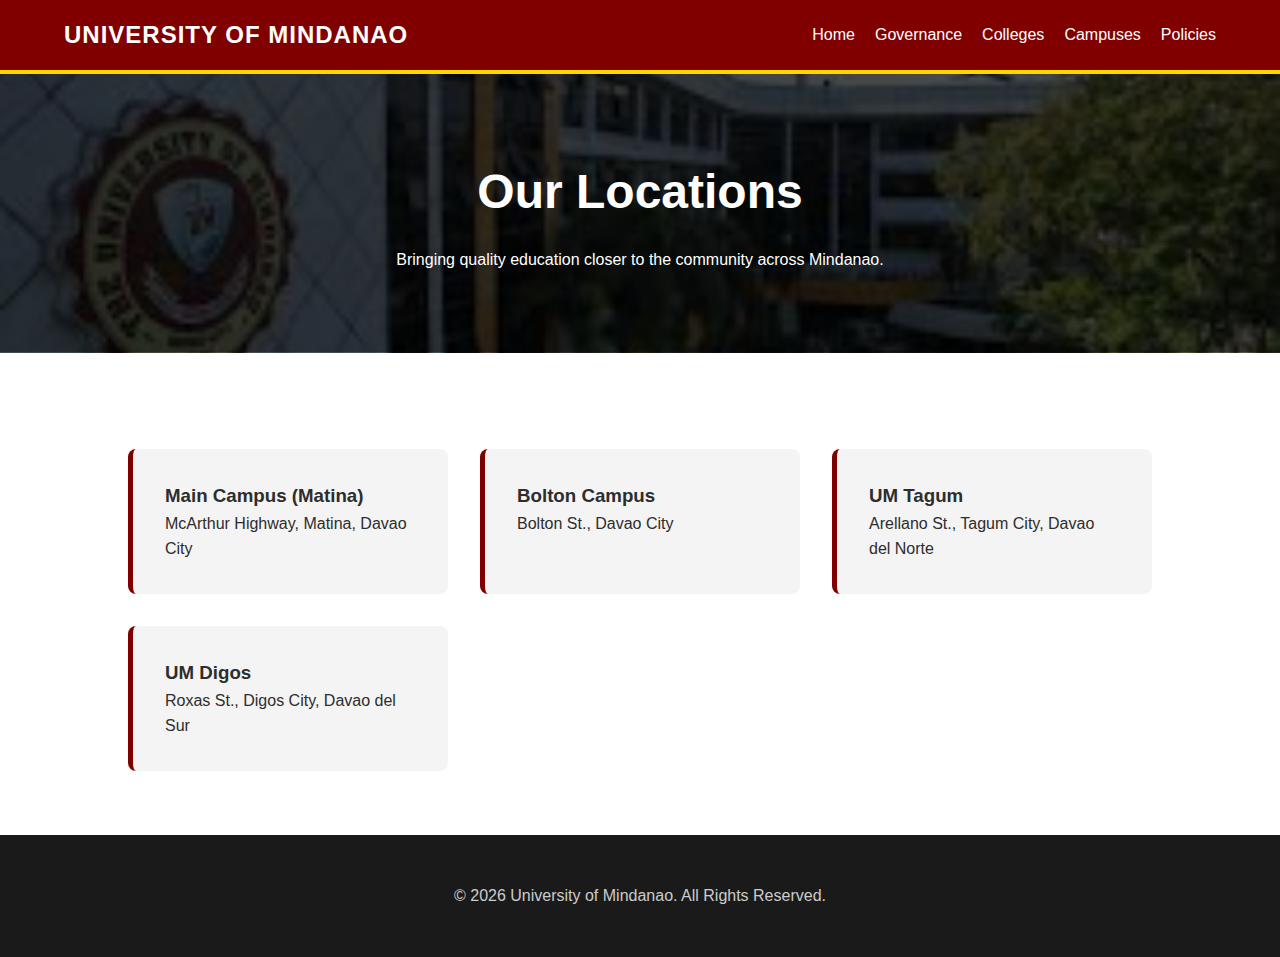
<file: UM_Website/campuses.html>
<!DOCTYPE html>
<html lang="en">
<head>
    <meta charset="UTF-8">
    <meta name="viewport" content="width=device-width, initial-scale=1.0">
    <title>Campuses | University of Mindanao</title>
    <link rel="stylesheet" href="style.css">
</head>
<body>
    <header>
        <nav>
            <div class="logo">University of Mindanao</div>
            <ul>
                <li><a href="um.html">Home</a></li>
                <li><a href="gov.html">Governance</a></li>
                <li><a href="colleges.html">Colleges</a></li>
                <li><a href="campuses.html">Campuses</a></li>
                <li><a href="policies.html">Policies</a></li>
            </ul>
        </nav>
    </header>

    <main>
        <section class="hero">
            <h1>Our Locations</h1>
            <p>Bringing quality education closer to the community across Mindanao.</p>
        </section>

        <section>
            <div class="grid-container">
                <article>
                    <h3>Main Campus (Matina)</h3>
                    <p>McArthur Highway, Matina, Davao City</p>
                </article>
                <article>
                    <h3>Bolton Campus</h3>
                    <p>Bolton St., Davao City</p>
                </article>
                <article>
                    <h3>UM Tagum</h3>
                    <p>Arellano St., Tagum City, Davao del Norte</p>
                </article>
                <article>
                    <h3>UM Digos</h3>
                    <p>Roxas St., Digos City, Davao del Sur</p>
                </article>
            </div>
        </section>
    </main>

    <footer>
        <p>&copy; 2026 University of Mindanao. All Rights Reserved.</p>
    </footer>
</body>
</html>
</file>
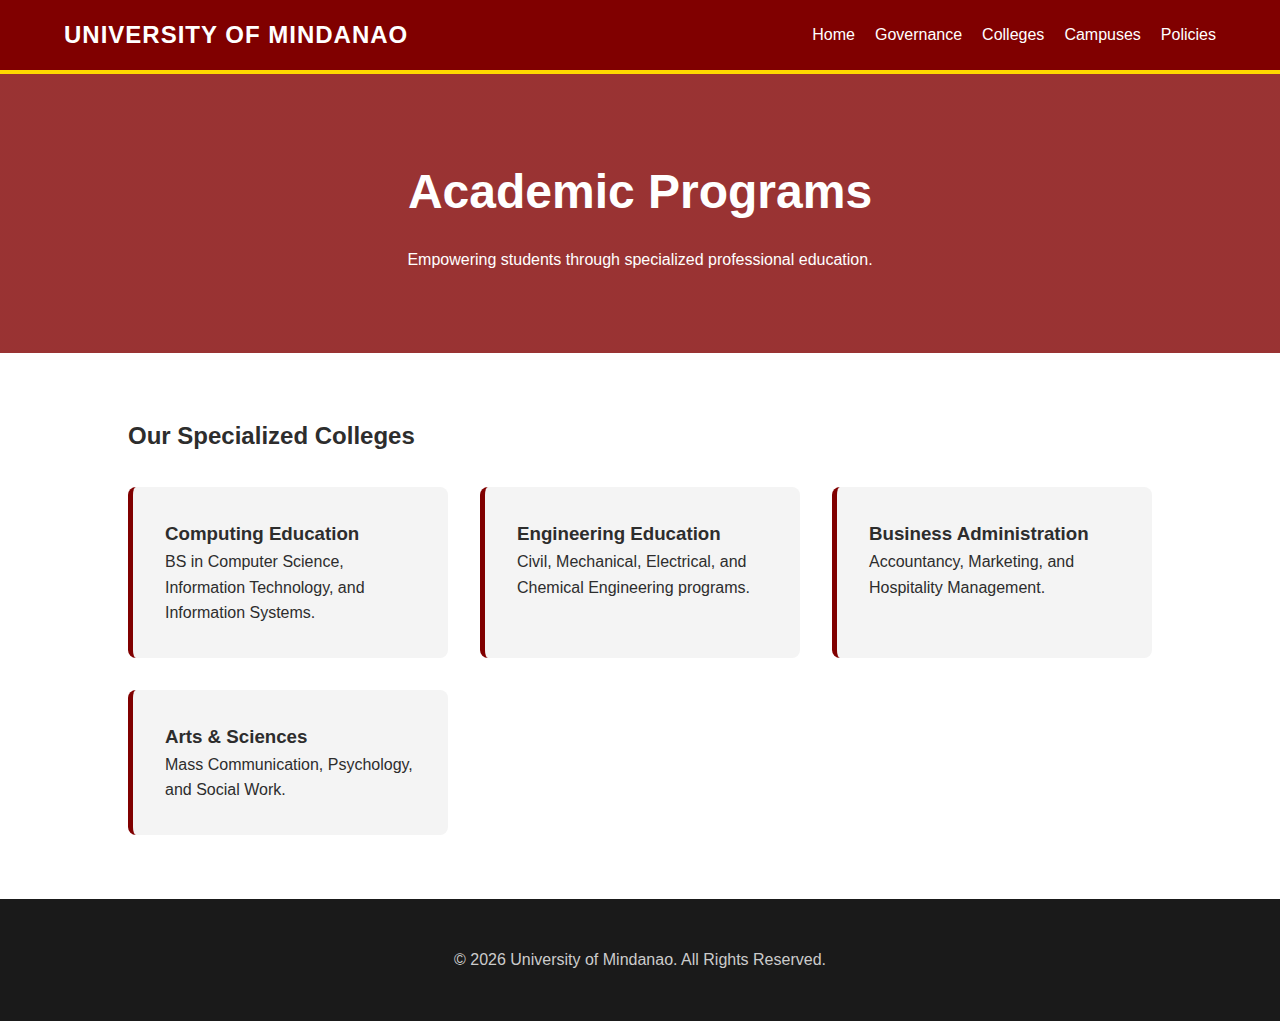
<file: UM_Website/colleges.html>
<!DOCTYPE html>
<html lang="en">
<head>
    <meta charset="UTF-8">
    <meta name="viewport" content="width=device-width, initial-scale=1.0">
    <title>Colleges | University of Mindanao</title>
    <link rel="stylesheet" href="style.css">
</head>
<body>
    <header>
        <nav>
            <div class="logo">University of Mindanao</div>
            <ul>
                <li><a href="um.html">Home</a></li>
                <li><a href="gov.html">Governance</a></li>
                <li><a href="colleges.html">Colleges</a></li>
                <li><a href="campuses.html">Campuses</a></li>
                <li><a href="policies.html">Policies</a></li>
            </ul>
        </nav>
    </header>

    <main>
        <section class="hero" style="background: linear-gradient(rgba(128,0,0,0.8), rgba(128,0,0,0.8));">
            <h1>Academic Programs</h1>
            <p>Empowering students through specialized professional education.</p>
        </section>

        <section>
            <h2>Our Specialized Colleges</h2>
            <div class="grid-container">
                <article>
                    <h3>Computing Education</h3>
                    <p>BS in Computer Science, Information Technology, and Information Systems.</p>
                </article>
                <article>
                    <h3>Engineering Education</h3>
                    <p>Civil, Mechanical, Electrical, and Chemical Engineering programs.</p>
                </article>
                <article>
                    <h3>Business Administration</h3>
                    <p>Accountancy, Marketing, and Hospitality Management.</p>
                </article>
                <article>
                    <h3>Arts & Sciences</h3>
                    <p>Mass Communication, Psychology, and Social Work.</p>
                </article>
            </div>
        </section>
    </main>

    <footer>
        <p>&copy; 2026 University of Mindanao. All Rights Reserved.</p>
    </footer>
</body>
</html>
</file>
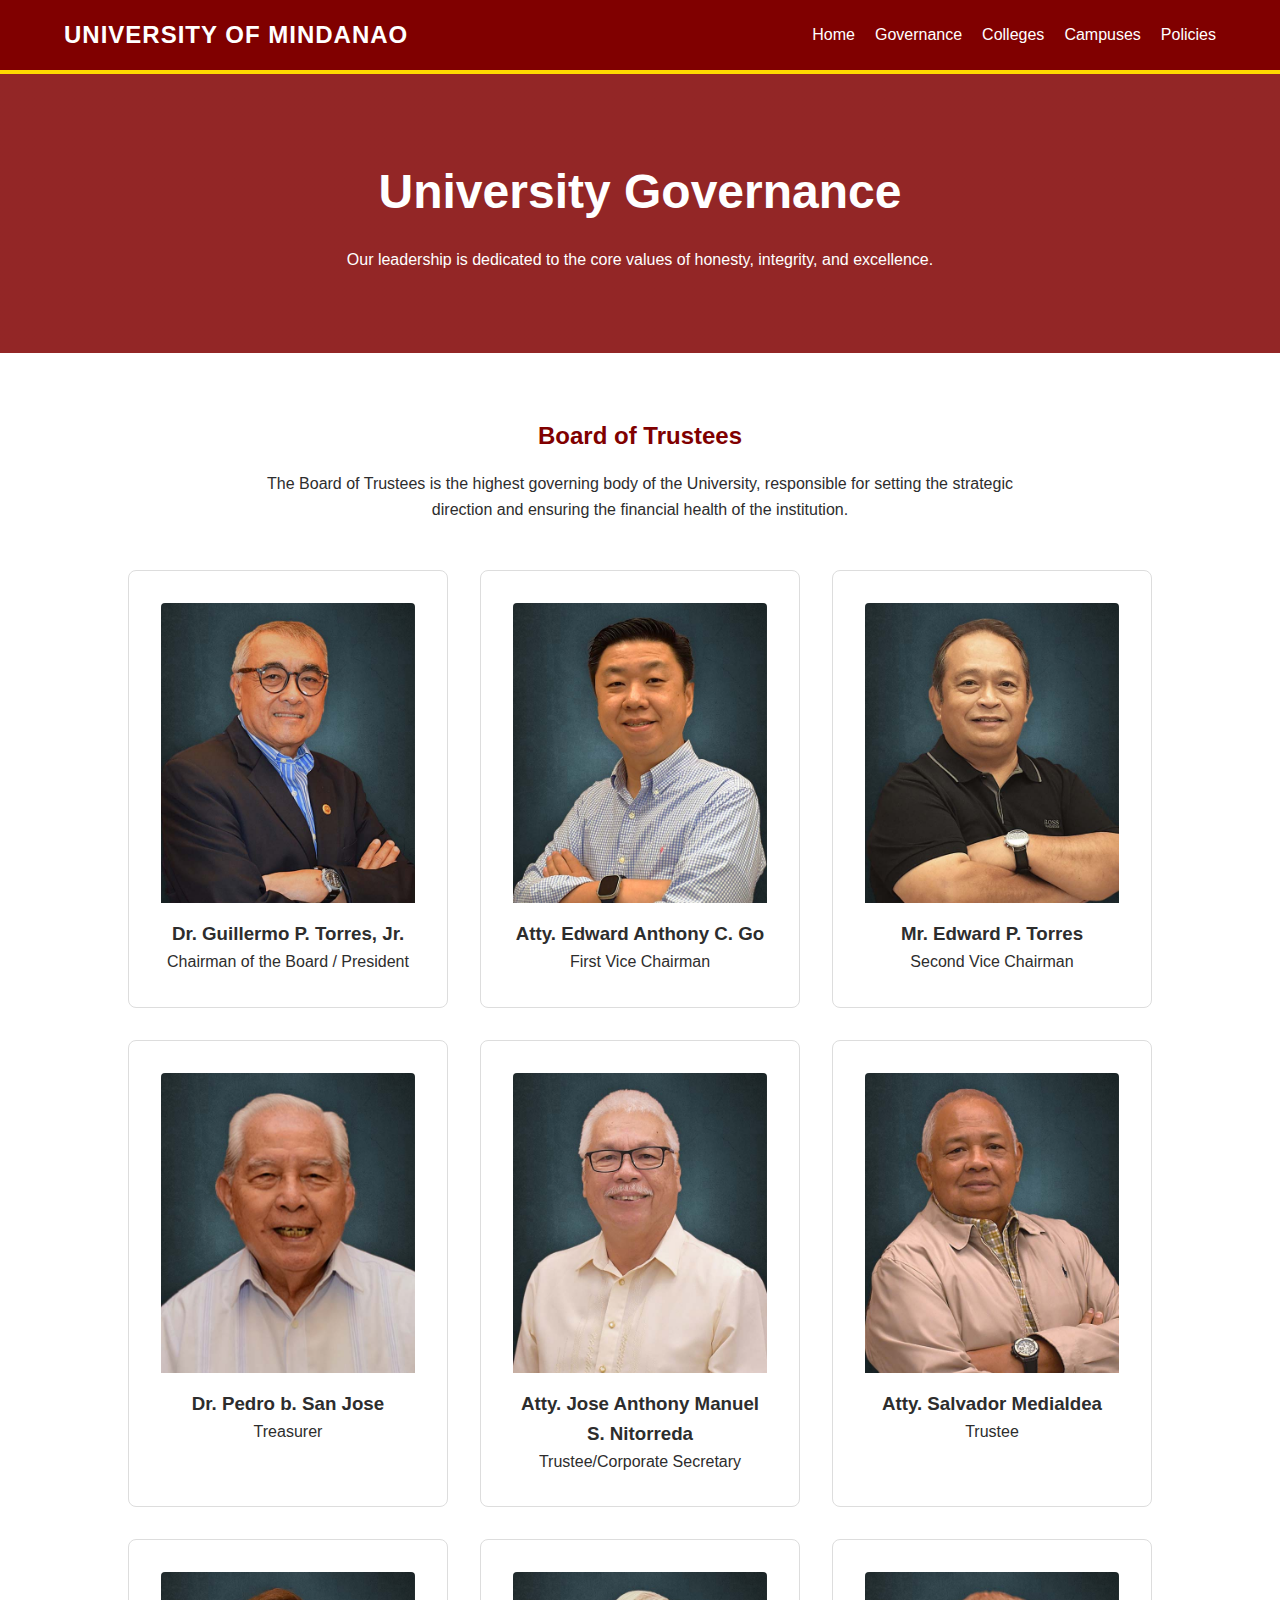
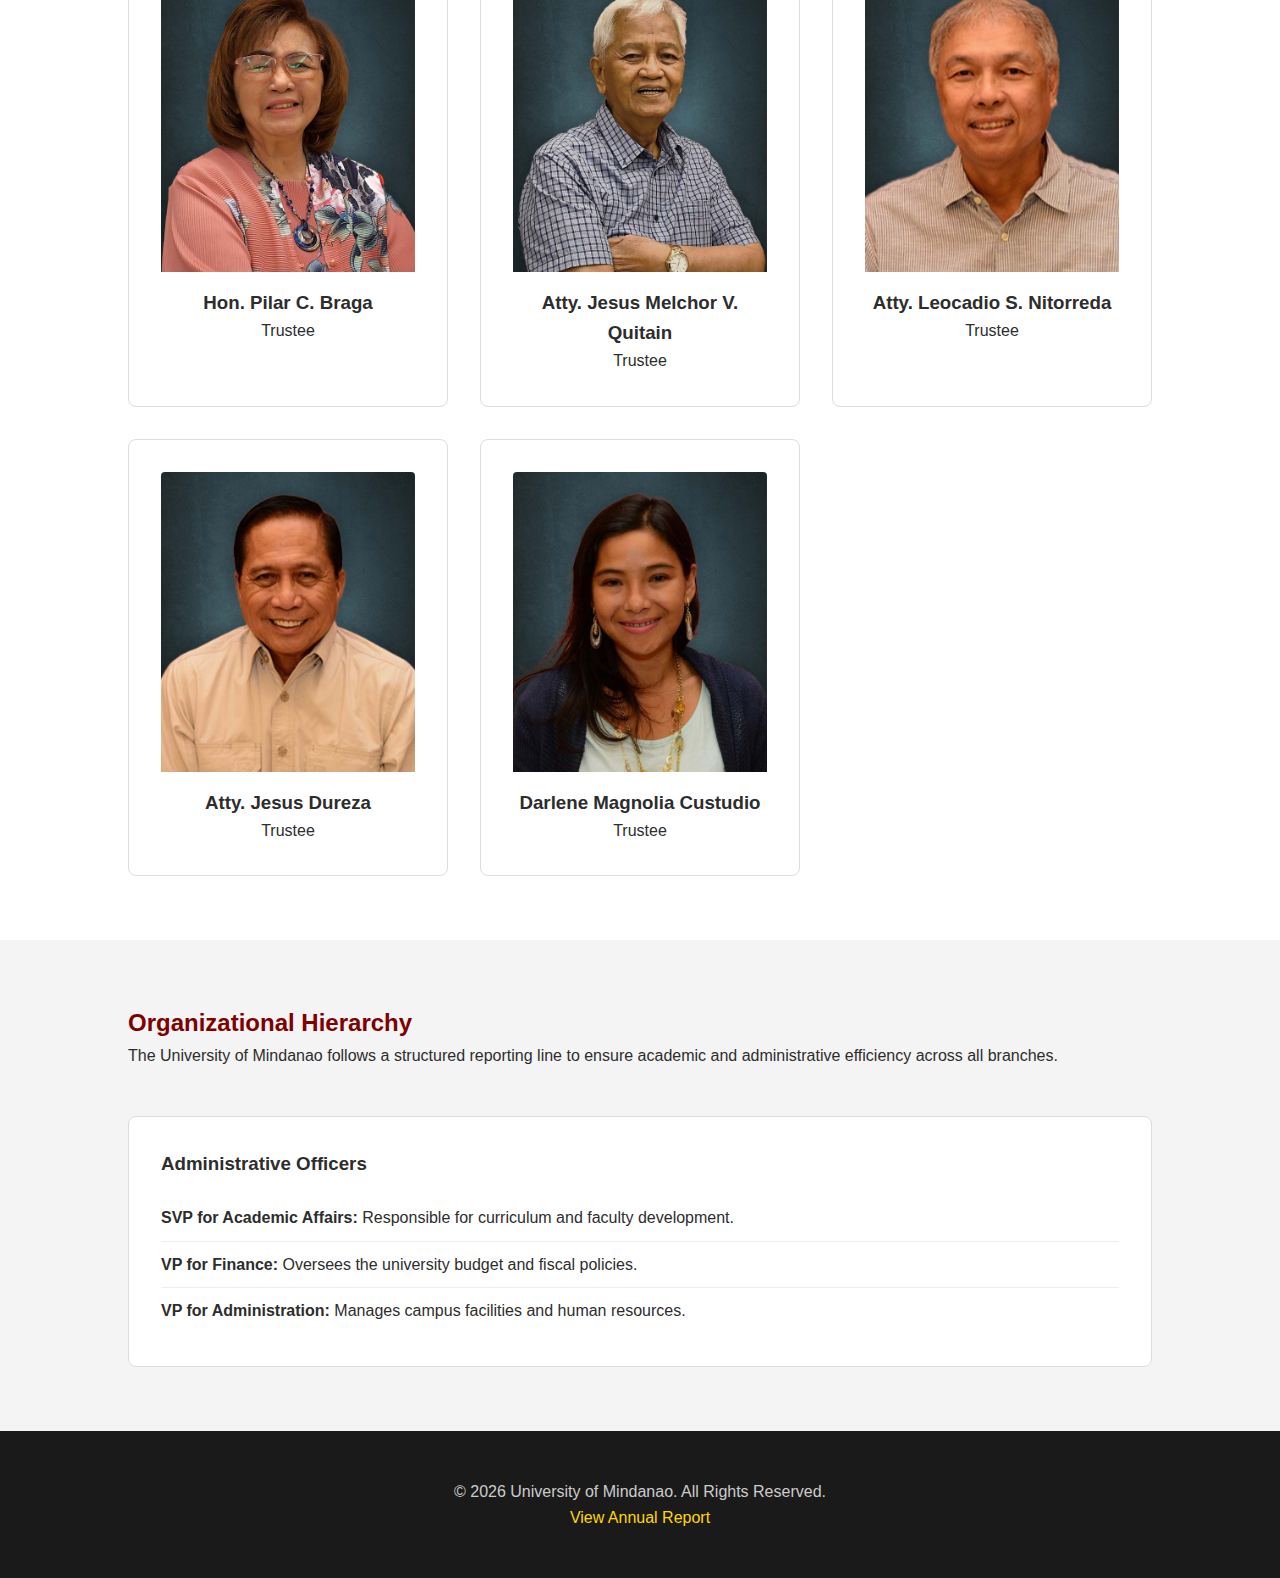
<file: UM_Website/gov.html>
<!DOCTYPE html>
<html lang="en">
<head>
    <meta charset="UTF-8">
    <meta name="viewport" content="width=device-width, initial-scale=1.0">
    <title>Governance | University of Mindanao</title>
    <link rel="stylesheet" href="style.css">
</head>
<body>

    <header>
        <nav>
            <div class="logo">University of Mindanao</div>
            <ul>
                <li><a href="um.html">Home</a></li>
                <li><a href="gov.html">Governance</a></li>
                <li><a href="colleges.html">Colleges</a></li>
                <li><a href="campuses.html">Campuses</a></li>
                <li><a href="policies.html">Policies</a></li>
            </ul>
        </nav>
    </header>

    <main>
        <section class="hero" style="background: linear-gradient(rgba(128,0,0,0.85), rgba(128,0,0,0.85));">
            <h1>University Governance</h1>
            <p>Our leadership is dedicated to the core values of honesty, integrity, and excellence.</p>
        </section>

        <section>
            <h2 style="color: var(--um-maroon); text-align: center; margin-bottom: 1rem;">Board of Trustees</h2>
            <p style="text-align: center; max-width: 800px; margin: 0 auto 3rem;">
                The Board of Trustees is the highest governing body of the University, responsible for setting the strategic direction and ensuring the financial health of the institution.
            </p>

            <div class="grid-container">
                <article class="profile-card">
                    <div class="profile-img"><img src="gtorres.jpg" alt="Dr. Guillermo P. Torres Jr."></div>
                    <h3>Dr. Guillermo P. Torres, Jr.</h3>
                    <p>Chairman of the Board / President</p>
                </article>

                <article class="profile-card">
                    <div class="profile-img"><img src="go.jpg" alt="Atty. Edward Anthony C. Go"></div>
                    <h3>Atty. Edward Anthony C. Go</h3>
                    <p>First Vice Chairman</p>
                </article>

                <article class="profile-card">
                    <div class="profile-img"><img src="etorres.jpg" alt="Mr. Edward P. Torres"></div>
                    <h3>Mr. Edward P. Torres</h3>
                    <p>Second Vice Chairman</p>
                </article>

                <article class="profile-card">
                    <div class="profile-img"><img src="sanjose.jpg" alt="Dr. Pedro B. San Jose"></div>
                    <h3>Dr. Pedro b. San Jose</h3>
                    <p>Treasurer</p>
                </article>

                <article class="profile-card">
                    <div class="profile-img"><img src="mnitorreda.jpg" alt="Atty. Jose Anthony Manuel S. Nitorreda"></div>
                    <h3>Atty. Jose Anthony Manuel S. Nitorreda</h3>
                    <p>Trustee/Corporate Secretary</p>
                </article>

                <article class="profile-card">
                    <div class="profile-img"><img src="medialdea.jpg" alt="Atty. Salvador Medialdea"></div>
                    <h3>Atty. Salvador Medialdea</h3>
                    <p>Trustee</p>
                </article>

                <article class="profile-card">
                    <div class="profile-img"><img src="braga.jpg" alt="Hon. Pilar C. Braga"></div>
                    <h3>Hon. Pilar C. Braga</h3>
                    <p>Trustee</p>
                </article>

                <article class="profile-card">
                    <div class="profile-img"><img src="quitain.jpg" alt="Atty. Jesus Melchor V. Quitain"></div>
                    <h3>Atty. Jesus Melchor V. Quitain</h3>
                    <p>Trustee</p>
                </article>

                <article class="profile-card">
                    <div class="profile-img"><img src="lnitorreda.jpg" alt="Atty. Leocadio S. Nitorreda"></div>
                    <h3>Atty. Leocadio S. Nitorreda</h3>
                    <p>Trustee</p>
                </article>

                <article class="profile-card">
                    <div class="profile-img"><img src="dureza.jpg" alt="Atty. Jesus Dureza"></div>
                    <h3>Atty. Jesus Dureza</h3>
                    <p>Trustee</p>
                    
                </article>

                <article class="profile-card">
                    <div class="profile-img"><img src="custodio.jpg" alt="Darlene Magnolia Custudio"></div>
                    <h3>Darlene Magnolia Custudio</h3>
                    <p>Trustee</p>
                </article>
            </div>
        </section>

        <section style="background-color: var(--light-gray);">
            <h2 style="color: var(--um-maroon);">Organizational Hierarchy</h2>
            <p>The University of Mindanao follows a structured reporting line to ensure academic and administrative efficiency across all branches.</p>
            
            

            <div style="margin-top: 3rem; background: var(--white); padding: 2rem; border-radius: 8px; border: 1px solid #ddd;">
                <h3>Administrative Officers</h3>
                <ul style="list-style: none; margin-top: 1rem;">
                    <li style="padding: 10px 0; border-bottom: 1px solid #eee;"><strong>SVP for Academic Affairs:</strong> Responsible for curriculum and faculty development.</li>
                    <li style="padding: 10px 0; border-bottom: 1px solid #eee;"><strong>VP for Finance:</strong> Oversees the university budget and fiscal policies.</li>
                    <li style="padding: 10px 0;"><strong>VP for Administration:</strong> Manages campus facilities and human resources.</li>
                </ul>
            </div>
        </section>
    </main>

    <footer>
        <p>&copy; 2026 University of Mindanao. All Rights Reserved.</p>
        <p><a href="annual_report.html" style="color: var(--um-gold);">View Annual Report</a></p>
    </footer>

</body>
</html>
</file>
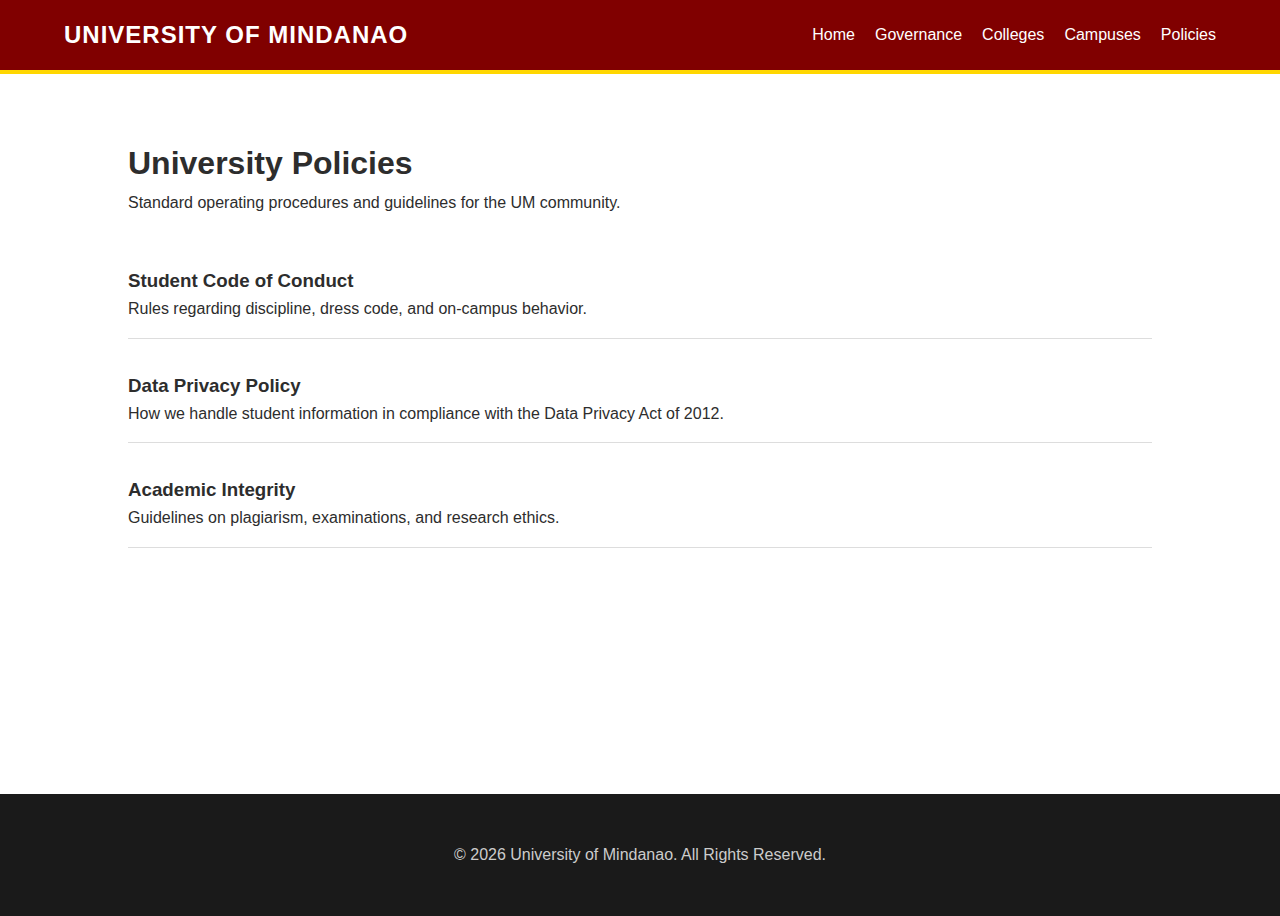
<file: UM_Website/policies.html>
<!DOCTYPE html>
<html lang="en">
<head>
    <meta charset="UTF-8">
    <meta name="viewport" content="width=device-width, initial-scale=1.0">
    <title>Policies | University of Mindanao</title>
    <link rel="stylesheet" href="style.css">
    <style>
        .policy-item {
            margin-bottom: 2rem;
            padding-bottom: 1rem;
            border-bottom: 1px solid #ddd;
        }
    </style>
</head>
<body>
    <header>
        <nav>
            <div class="logo">University of Mindanao</div>
            <ul>
                <li><a href="um.html">Home</a></li>
                <li><a href="gov.html">Governance</a></li>
                <li><a href="colleges.html">Colleges</a></li>
                <li><a href="campuses.html">Campuses</a></li>
                <li><a href="policies.html">Policies</a></li>
            </ul>
        </nav>
    </header>

    <main>
        <section>
            <h1>University Policies</h1>
            <p>Standard operating procedures and guidelines for the UM community.</p>
            <br><br>
            
            <div class="policy-item">
                <h3>Student Code of Conduct</h3>
                <p>Rules regarding discipline, dress code, and on-campus behavior.</p>
            </div>
            <div class="policy-item">
                <h3>Data Privacy Policy</h3>
                <p>How we handle student information in compliance with the Data Privacy Act of 2012.</p>
            </div>
            <div class="policy-item">
                <h3>Academic Integrity</h3>
                <p>Guidelines on plagiarism, examinations, and research ethics.</p>
            </div>
        </section>
    </main>

    <footer>
        <p>&copy; 2026 University of Mindanao. All Rights Reserved.</p>
    </footer>
</body>
</html>
</file>
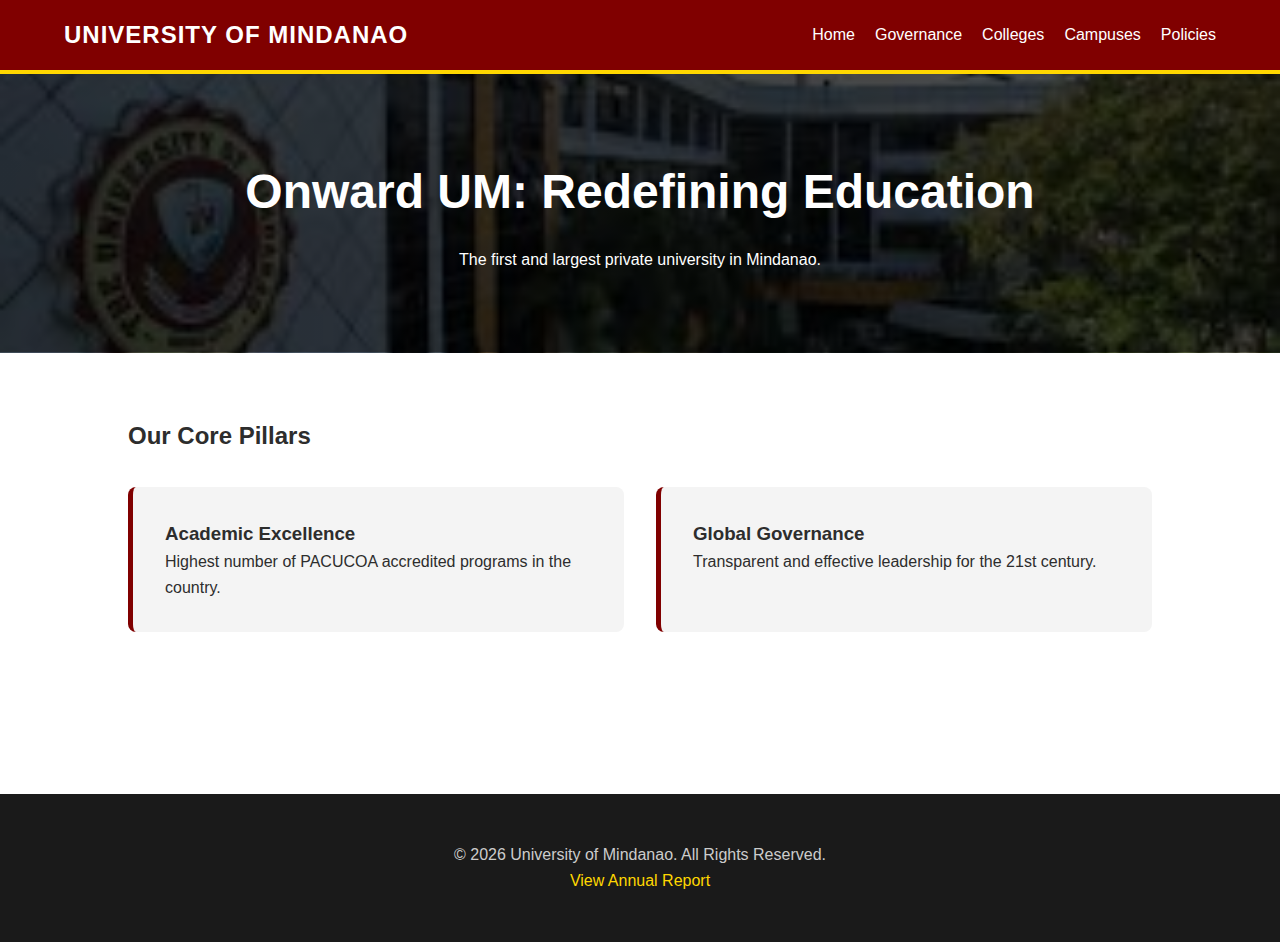
<file: UM_Website/um.html>
<!DOCTYPE html>
<html lang="en">
<head>
    <meta charset="UTF-8">
    <meta name="viewport" content="width=device-width, initial-scale=1.0">
    <title>University of Mindanao | Modern Excellence</title>
    <link rel="stylesheet" href="style.css">
</head>
<body>

    <header>
        <nav>
            <div class="logo">University of Mindanao</div>
            <ul>
                <li><a href="um.html">Home</a></li>
                <li><a href="gov.html">Governance</a></li>
                <li><a href="colleges.html">Colleges</a></li>
                <li><a href="campuses.html">Campuses</a></li>
                <li><a href="policies.html">Policies</a></li>
            </ul>
        </nav>
    </header>

    <main>
        <section class="hero">
            <h1>Onward UM: Redefining Education</h1>
            <p>The first and largest private university in Mindanao.</p>
        </section>

        <section id="content">
            <h2>Our Core Pillars</h2>
            <div class="grid-container">
                <article>
                    <h3>Academic Excellence</h3>
                    <p>Highest number of PACUCOA accredited programs in the country.</p>
                </article>
                <article>
                    <h3>Global Governance</h3>
                    <p>Transparent and effective leadership for the 21st century.</p>
                </article>
            </div>
        </section>
        </main>

    <footer>
        <p>&copy; 2026 University of Mindanao. All Rights Reserved.</p>
        <p><a href="annual_report.html" style="color: var(--um-gold);">View Annual Report</a></p>
    </footer>

</body>
</html>
</file>
<file: UM_Website/style.css>
:root {
    --um-maroon: #800000;
    --um-gold: #FFD700;
    --dark-text: #2D2D2D;
    --light-gray: #F4F4F4;
    --white: #ffffff;
    --font-main: 'Segoe UI', Roboto, Helvetica, Arial, sans-serif;
    --spacing: 2rem;
}


* {
    box-sizing: border-box;
    margin: 0;
    padding: 0;
}

body {
    font-family: var(--font-main);
    line-height: 1.6;
    color: var(--dark-text);
    background-color: var(--white);
}


header {
    background: var(--um-maroon);
    color: var(--white);
    padding: 1rem 5%;
    border-bottom: 4px solid var(--um-gold);
    position: sticky;
    top: 0;
    z-index: 1000;
}

nav {
    display: flex;
    justify-content: space-between;
    align-items: center;
}

.logo {
    font-size: 1.5rem;
    font-weight: bold;
    text-transform: uppercase;
    letter-spacing: 1px;
}

nav ul {
    display: flex;
    list-style: none;
}

nav ul li {
    margin-left: 20px;
}

nav ul li a {
    color: var(--white);
    text-decoration: none;
    font-weight: 500;
    transition: color 0.3s;
}

nav ul li a:hover {
    color: var(--um-gold);
}


main {
    min-height: 80vh;
}

section {
    padding: 4rem 10%;
}

.hero {
    background: linear-gradient(rgba(0,0,0,0.7), rgba(0,0,0,0.7)), url('waw.jpg');
    background-size: cover;
    background-position: center;
    color: white;
    text-align: center;
    padding: 80px 10%;
}

.hero h1 {
    font-size: 3rem;
    margin-bottom: 1rem;
}


.grid-container {
    display: grid;
    grid-template-columns: repeat(auto-fit, minmax(300px, 1fr));
    gap: var(--spacing);
    margin-top: 2rem;
}

article {
    background: var(--light-gray);
    padding: 2rem;
    border-radius: 8px;
    border-left: 5px solid var(--um-maroon);
    transition: transform 0.3s ease;
}

article:hover {
    transform: translateY(-5px);
}


footer {
    background: #1a1a1a;
    color: #ccc;
    padding: 3rem 10%;
    text-align: center;
}

footer a {
    text-decoration: none;
}


.profile-card {
    background: var(--white);
    border: 1px solid #ddd;
    text-align: center;
}

.profile-img {
    width: 100%;
    height: 200px;
    background: #ddd;
    display: flex;
    align-items: center;
    justify-content: center;
    margin-bottom: 1rem;
}
.profile-img {
    width: 100%;       
    height: 300px;     
    overflow: hidden;  
    background-color: #eee; 
    border-radius: 4px 4px 0 0; 
}


.profile-img img {
    width: 100%;
    height: 100%;
    object-fit: cover;    
    object-position: top; 
    display: block;
}
</file>
